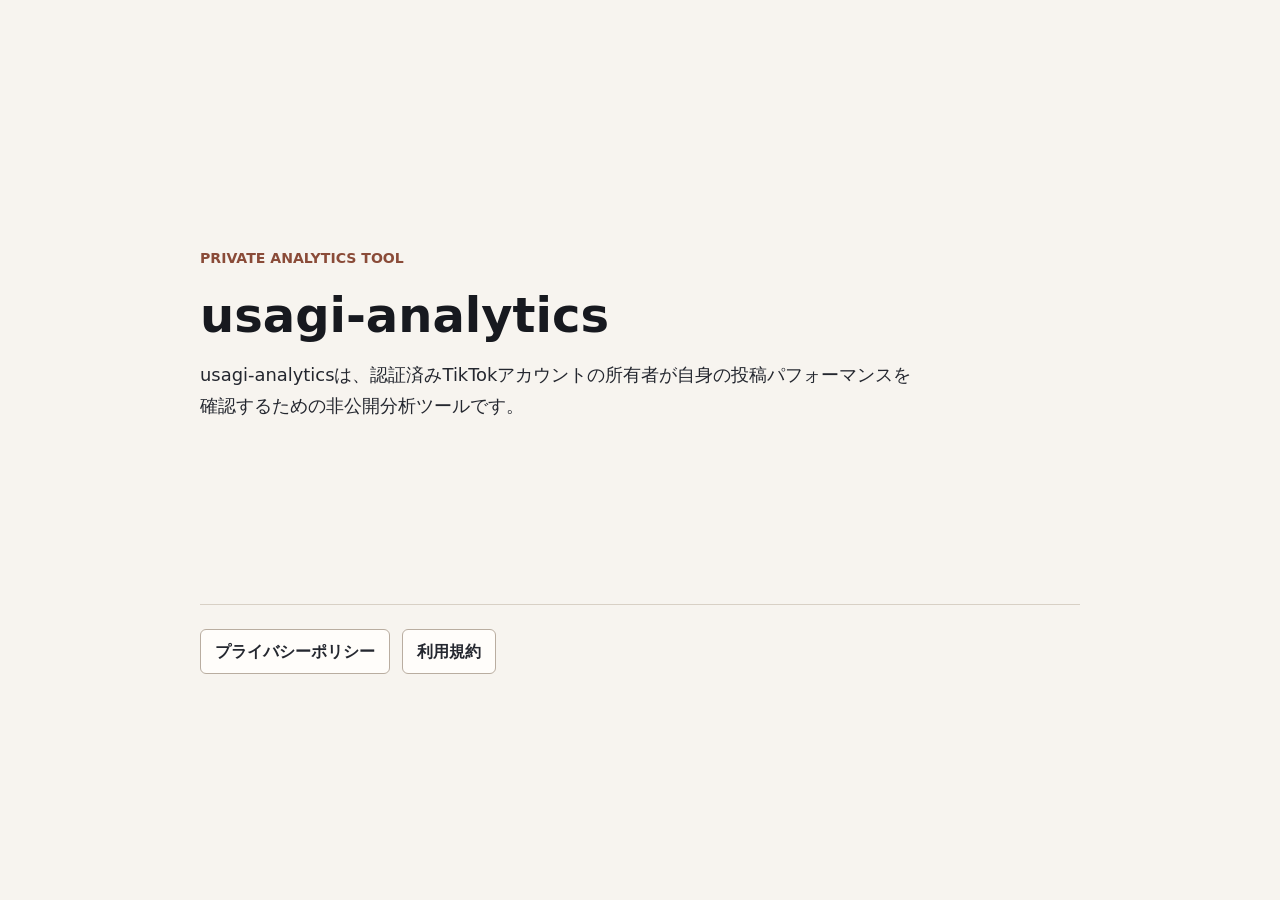
<file: docs/index.html>
<!doctype html>
<html lang="ja">
  <head>
    <meta charset="utf-8" />
    <meta name="viewport" content="width=device-width, initial-scale=1" />
    <title>usagi-analytics</title>
    <meta
      name="description"
      content="usagi-analytics is a private TikTok analytics tool for an authenticated account."
    />
    <link rel="stylesheet" href="./styles.css" />
  </head>
  <body>
    <main class="page">
      <section class="hero">
        <p class="eyebrow">Private Analytics Tool</p>
        <h1>usagi-analytics</h1>
        <p class="lead">
          usagi-analyticsは、認証済みTikTokアカウントの所有者が自身の投稿パフォーマンスを確認するための非公開分析ツールです。
        </p>
      </section>

      <section class="links" aria-label="Legal links">
        <a href="./privacy.html">プライバシーポリシー</a>
        <a href="./terms.html">利用規約</a>
      </section>
    </main>
  </body>
</html>
</file>
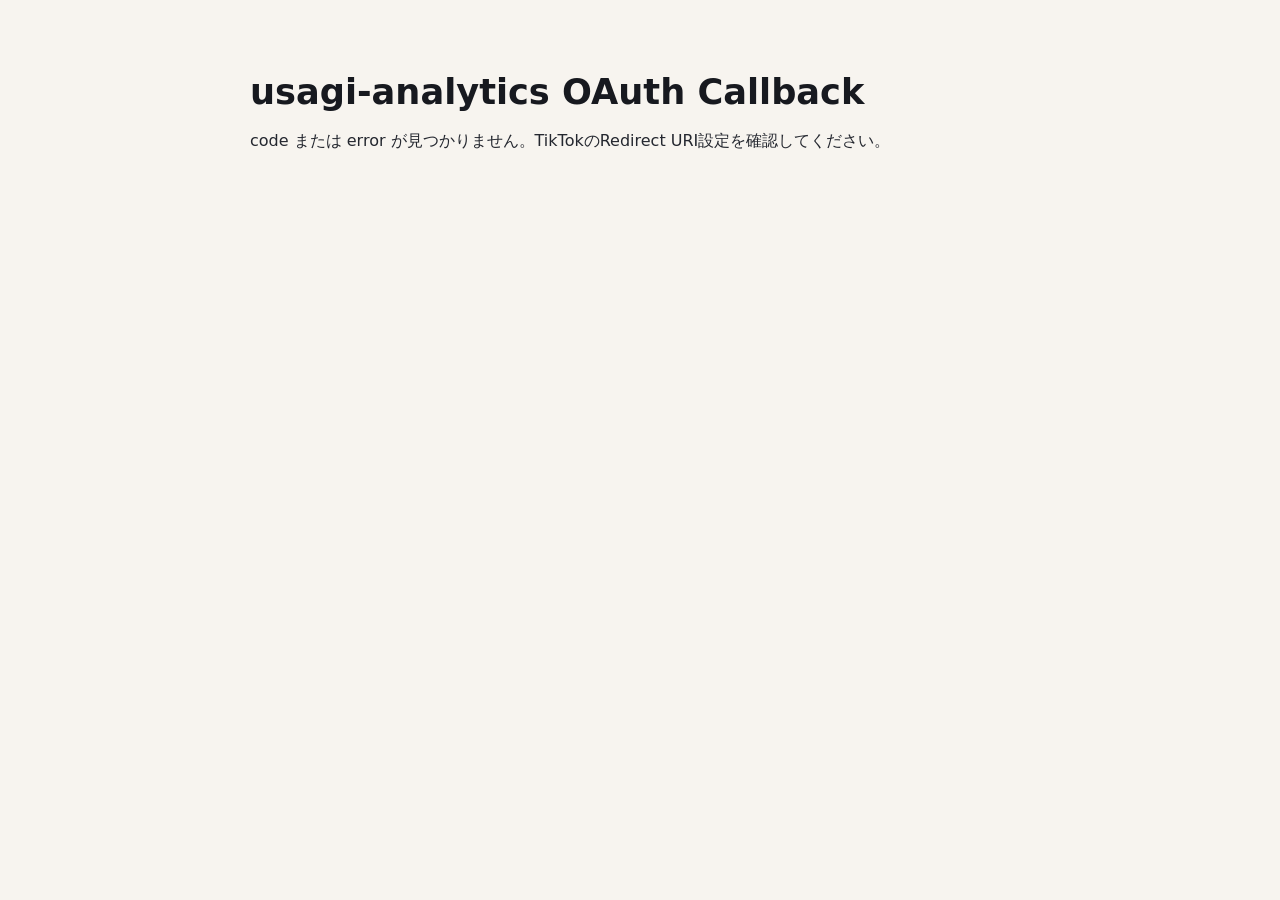
<file: docs/callback.html>
<!doctype html>
<html lang="ja">
  <head>
    <meta charset="utf-8" />
    <meta name="viewport" content="width=device-width, initial-scale=1" />
    <title>usagi-analytics OAuth Callback</title>
    <link rel="stylesheet" href="./styles.css" />
  </head>
  <body>
    <main class="page document">
      <h1>usagi-analytics OAuth Callback</h1>
      <p id="status">認可コードをCloud Runへ転送しています。</p>
    </main>
    <script src="./callback.js"></script>
  </body>
</html>
</file>
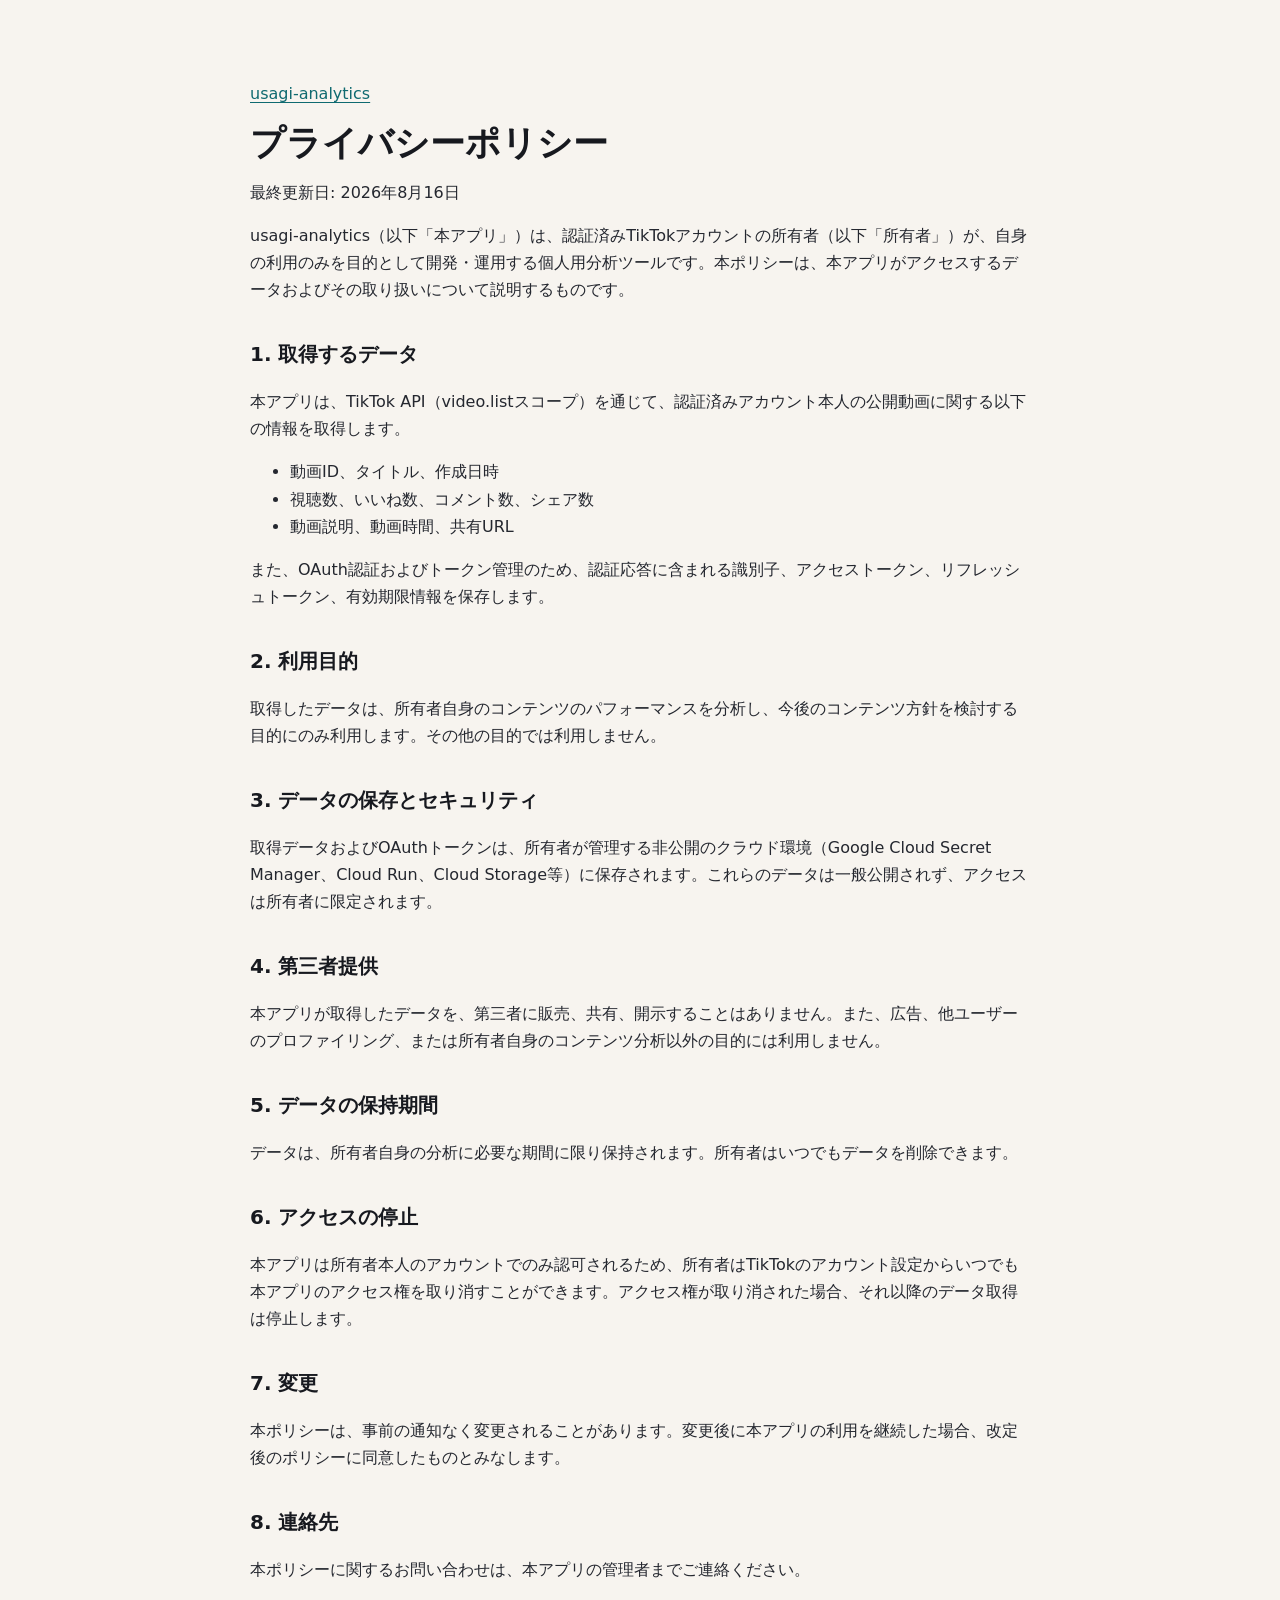
<file: docs/privacy.html>
<!doctype html>
<html lang="ja">
  <head>
    <meta charset="utf-8" />
    <meta name="viewport" content="width=device-width, initial-scale=1" />
    <title>プライバシーポリシー - usagi-analytics</title>
    <link rel="stylesheet" href="./styles.css" />
  </head>
  <body>
    <main class="page document">
      <p><a href="./index.html">usagi-analytics</a></p>
      <h1>プライバシーポリシー</h1>
      <p>最終更新日: 2026年8月16日</p>

      <p>
        usagi-analytics（以下「本アプリ」）は、認証済みTikTokアカウントの所有者（以下「所有者」）が、自身の利用のみを目的として開発・運用する個人用分析ツールです。本ポリシーは、本アプリがアクセスするデータおよびその取り扱いについて説明するものです。
      </p>

      <h2>1. 取得するデータ</h2>
      <p>
        本アプリは、TikTok API（video.listスコープ）を通じて、認証済みアカウント本人の公開動画に関する以下の情報を取得します。
      </p>
      <ul>
        <li>動画ID、タイトル、作成日時</li>
        <li>視聴数、いいね数、コメント数、シェア数</li>
        <li>動画説明、動画時間、共有URL</li>
      </ul>
      <p>
        また、OAuth認証およびトークン管理のため、認証応答に含まれる識別子、アクセストークン、リフレッシュトークン、有効期限情報を保存します。
      </p>

      <h2>2. 利用目的</h2>
      <p>
        取得したデータは、所有者自身のコンテンツのパフォーマンスを分析し、今後のコンテンツ方針を検討する目的にのみ利用します。その他の目的では利用しません。
      </p>

      <h2>3. データの保存とセキュリティ</h2>
      <p>
        取得データおよびOAuthトークンは、所有者が管理する非公開のクラウド環境（Google Cloud Secret Manager、Cloud Run、Cloud Storage等）に保存されます。これらのデータは一般公開されず、アクセスは所有者に限定されます。
      </p>

      <h2>4. 第三者提供</h2>
      <p>
        本アプリが取得したデータを、第三者に販売、共有、開示することはありません。また、広告、他ユーザーのプロファイリング、または所有者自身のコンテンツ分析以外の目的には利用しません。
      </p>

      <h2>5. データの保持期間</h2>
      <p>
        データは、所有者自身の分析に必要な期間に限り保持されます。所有者はいつでもデータを削除できます。
      </p>

      <h2>6. アクセスの停止</h2>
      <p>
        本アプリは所有者本人のアカウントでのみ認可されるため、所有者はTikTokのアカウント設定からいつでも本アプリのアクセス権を取り消すことができます。アクセス権が取り消された場合、それ以降のデータ取得は停止します。
      </p>

      <h2>7. 変更</h2>
      <p>
        本ポリシーは、事前の通知なく変更されることがあります。変更後に本アプリの利用を継続した場合、改定後のポリシーに同意したものとみなします。
      </p>

      <h2>8. 連絡先</h2>
      <p>
        本ポリシーに関するお問い合わせは、本アプリの管理者までご連絡ください。
      </p>
    </main>
  </body>
</html>
</file>
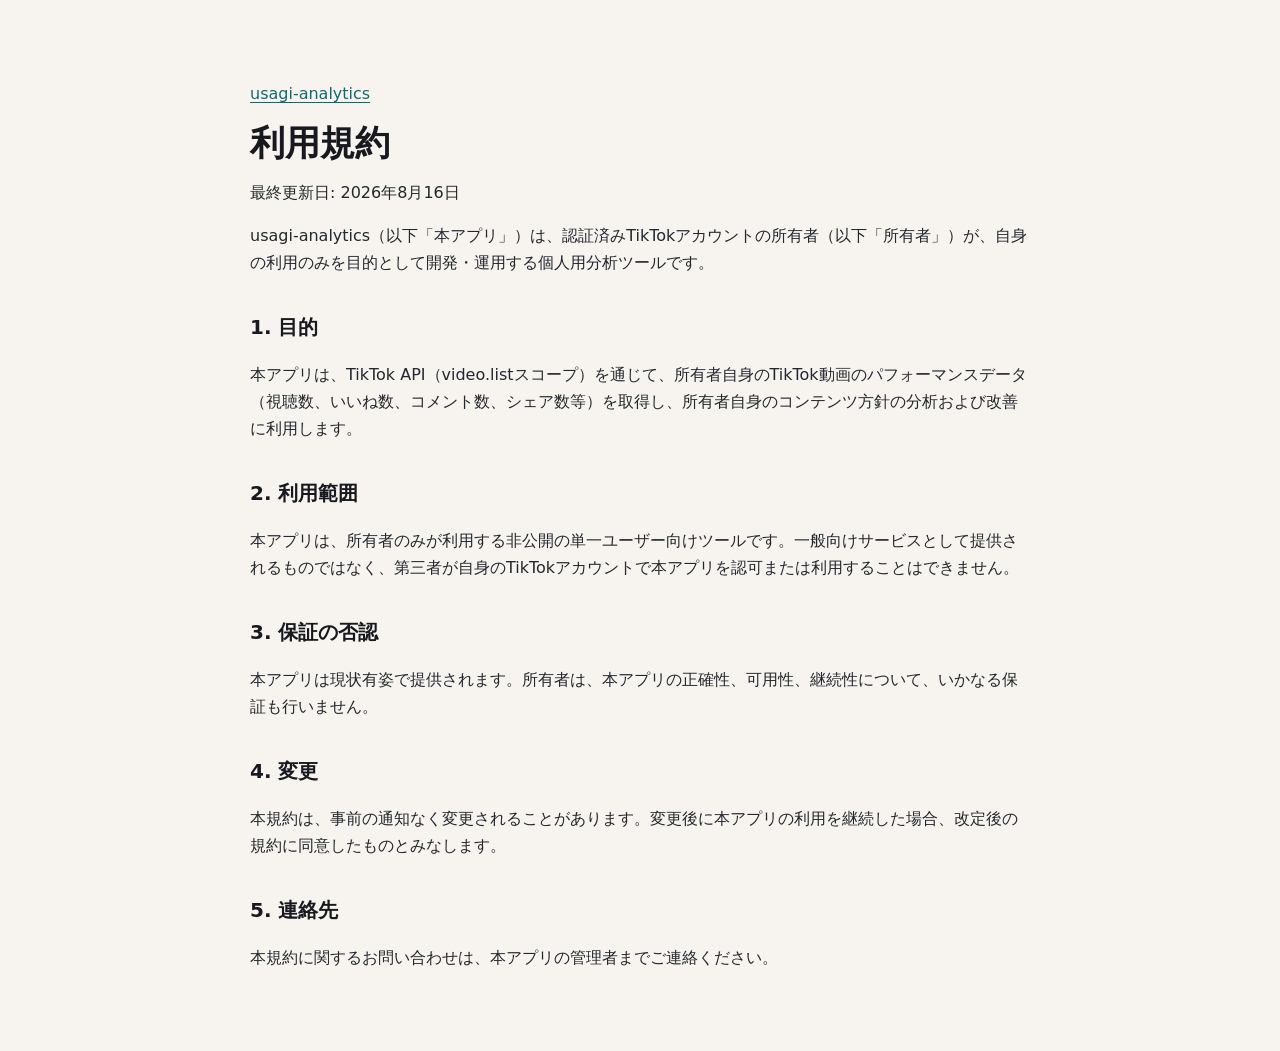
<file: docs/terms.html>
<!doctype html>
<html lang="ja">
  <head>
    <meta charset="utf-8" />
    <meta name="viewport" content="width=device-width, initial-scale=1" />
    <title>利用規約 - usagi-analytics</title>
    <link rel="stylesheet" href="./styles.css" />
  </head>
  <body>
    <main class="page document">
      <p><a href="./index.html">usagi-analytics</a></p>
      <h1>利用規約</h1>
      <p>最終更新日: 2026年8月16日</p>

      <p>
        usagi-analytics（以下「本アプリ」）は、認証済みTikTokアカウントの所有者（以下「所有者」）が、自身の利用のみを目的として開発・運用する個人用分析ツールです。
      </p>

      <h2>1. 目的</h2>
      <p>
        本アプリは、TikTok API（video.listスコープ）を通じて、所有者自身のTikTok動画のパフォーマンスデータ（視聴数、いいね数、コメント数、シェア数等）を取得し、所有者自身のコンテンツ方針の分析および改善に利用します。
      </p>

      <h2>2. 利用範囲</h2>
      <p>
        本アプリは、所有者のみが利用する非公開の単一ユーザー向けツールです。一般向けサービスとして提供されるものではなく、第三者が自身のTikTokアカウントで本アプリを認可または利用することはできません。
      </p>

      <h2>3. 保証の否認</h2>
      <p>
        本アプリは現状有姿で提供されます。所有者は、本アプリの正確性、可用性、継続性について、いかなる保証も行いません。
      </p>

      <h2>4. 変更</h2>
      <p>
        本規約は、事前の通知なく変更されることがあります。変更後に本アプリの利用を継続した場合、改定後の規約に同意したものとみなします。
      </p>

      <h2>5. 連絡先</h2>
      <p>
        本規約に関するお問い合わせは、本アプリの管理者までご連絡ください。
      </p>
    </main>
  </body>
</html>
</file>
<file: docs/styles.css>
:root {
  color: #24272f;
  background: #f7f4ef;
  font-family: system-ui, -apple-system, BlinkMacSystemFont, "Segoe UI", sans-serif;
  line-height: 1.7;
}

* {
  box-sizing: border-box;
}

body {
  margin: 0;
}

a {
  color: #0f6a70;
  text-decoration-thickness: 0.08em;
  text-underline-offset: 0.2em;
}

.page {
  width: min(880px, calc(100% - 32px));
  margin: 0 auto;
  padding: 64px 0;
}

.hero {
  min-height: 60vh;
  display: grid;
  align-content: center;
  gap: 18px;
}

.eyebrow {
  margin: 0;
  color: #8a4b38;
  font-size: 0.88rem;
  font-weight: 700;
  letter-spacing: 0;
  text-transform: uppercase;
}

h1 {
  margin: 0;
  color: #17191f;
  font-size: 3rem;
  line-height: 1.12;
}

.lead {
  max-width: 720px;
  margin: 0;
  font-size: 1.12rem;
}

.links {
  display: flex;
  flex-wrap: wrap;
  gap: 12px;
  border-top: 1px solid #d8d0c5;
  padding-top: 24px;
}

.links a {
  min-height: 44px;
  display: inline-flex;
  align-items: center;
  border: 1px solid #b9ada0;
  border-radius: 6px;
  padding: 8px 14px;
  background: #fffdfa;
  color: #24272f;
  font-weight: 650;
  text-decoration: none;
}

.document {
  max-width: 780px;
}

.document h1 {
  margin-top: 8px;
  font-size: 2.2rem;
}

.document h2 {
  margin-top: 34px;
  color: #17191f;
  font-size: 1.25rem;
}

.document p,
.document li {
  font-size: 1rem;
}

code {
  border-radius: 4px;
  padding: 0.16rem 0.32rem;
  background: #ebe4da;
}

@media (max-width: 560px) {
  .page {
    width: min(100% - 24px, 880px);
    padding: 42px 0;
  }

  h1 {
    font-size: 2.25rem;
  }

  .document h1 {
    font-size: 1.85rem;
  }
}
</file>
